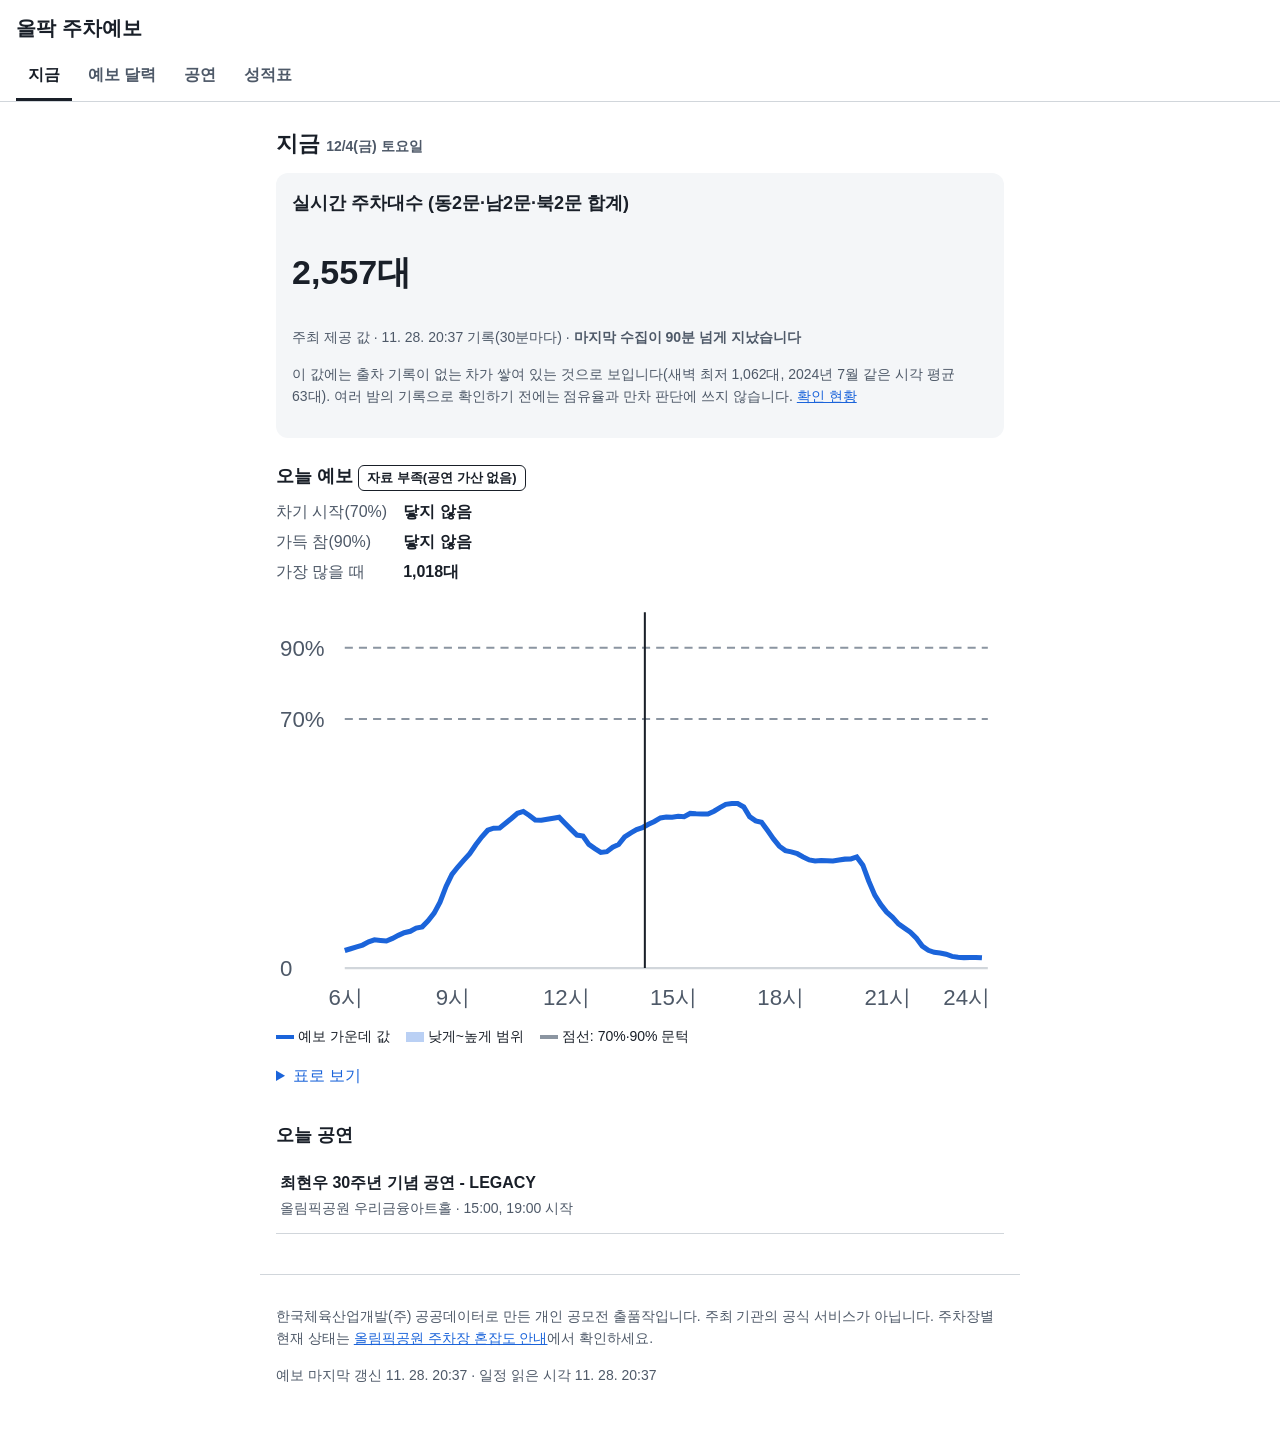
<file: index.html>
<!doctype html>
<html lang="ko">
<head>
<meta charset="utf-8">
<meta name="viewport" content="width=device-width, initial-scale=1">
<title>올팍 주차예보</title>
<meta name="description" content="올림픽공원 공연일 주차가 몇 시에 차고 공연 뒤 언제 출차가 몰리는지 알려 주는 예보와 성적표">
<link rel="icon" href="data:,">
<link rel="stylesheet" href="style.css">
</head>
<body>
<a class="skip" href="#main">본문으로 건너뛰기</a>
<header>
  <h1><a href="#now">올팍 주차예보</a></h1>
  <nav aria-label="화면">
    <a href="#now" data-tab="now">지금</a>
    <a href="#calendar" data-tab="calendar">예보 달력</a>
    <a href="#events" data-tab="events">공연</a>
    <a href="#score" data-tab="score">성적표</a>
  </nav>
</header>
<main id="main" tabindex="-1">
  <p class="loading">자료를 불러오는 중입니다.</p>
</main>
<footer>
  <p>한국체육산업개발(주) 공공데이터로 만든 개인 공모전 출품작입니다. 주최 기관의 공식 서비스가 아닙니다.
  주차장별 현재 상태는 <a href="https://www.ksponco.or.kr/olympicpark/parkingInfo?mid=a20111000000">올림픽공원 주차장 혼잡도 안내</a>에서 확인하세요.</p>
  <p id="updated"></p>
</footer>
<div id="demo-caption" role="status" aria-live="polite" hidden></div>
<script src="app.js"></script>
</body>
</html>
</file>
<file: style.css>
:root {
  --bg: #ffffff;
  --fg: #191f28;
  --muted: #4e5968; /* 흰 바탕 7.1:1, 카드 바탕 6.6:1 */
  --line: #d1d6db;
  --accent: #1b64da; /* 흰 바탕 5.4:1, 카드 바탕 5.0:1 */
  --card: #f4f6f8;
  --g-free-bg: #e3f4e8; --g-free-fg: #0b5a2a;
  --g-mid-bg: #fff3d1; --g-mid-fg: #5e4400;
  --g-busy-bg: #ffe0cc; --g-busy-fg: #7a3300;
  --g-full-bg: #fbd5d5; --g-full-fg: #7f0b0b;
}
* { box-sizing: border-box; }
html { -webkit-text-size-adjust: 100%; }
body { margin: 0; background: var(--bg); color: var(--fg); font: 16px/1.6 -apple-system, BlinkMacSystemFont, "Apple SD Gothic Neo", "Noto Sans KR", "Malgun Gothic", sans-serif; word-break: keep-all; }
a { color: var(--accent); }
:focus-visible { outline: 3px solid var(--accent); outline-offset: 2px; }
.skip { position: absolute; left: -9999px; }
.skip:focus { left: 16px; top: 8px; background: var(--bg); padding: 8px; z-index: 10; }
header { border-bottom: 1px solid var(--line); padding: 12px 16px 0; position: sticky; top: 0; background: var(--bg); z-index: 5; }
h1 { margin: 0 0 8px; font-size: 20px; }
h1 a { color: var(--fg); text-decoration: none; }
nav { display: flex; gap: 4px; overflow-x: auto; }
nav a { padding: 10px 12px; text-decoration: none; color: var(--muted); border-bottom: 3px solid transparent; white-space: nowrap; font-weight: 600; }
nav a[aria-current="page"] { color: var(--fg); border-bottom-color: var(--fg); }
main { max-width: 760px; margin: 0 auto; padding: 16px; }
main:focus { outline: none; }
h2 { font-size: 22px; margin: 8px 0 12px; }
h3 { font-size: 18px; margin: 24px 0 8px; }
.card { background: var(--card); border-radius: 12px; padding: 16px; margin: 12px 0; }
.big { font-size: 34px; font-weight: 700; line-height: 1.2; }
.muted { color: var(--muted); font-size: 14px; }
.label { display: inline-block; font-size: 13px; font-weight: 700; padding: 2px 8px; border-radius: 6px; border: 1px solid currentColor; }
.kv { display: grid; grid-template-columns: auto 1fr; gap: 4px 16px; margin: 8px 0; }
.kv dt { color: var(--muted); }
.kv dd { margin: 0; font-weight: 700; }
.advice { border: 2px solid var(--g-full-fg); color: var(--g-full-fg); background: var(--g-full-bg); border-radius: 12px; padding: 12px 16px; }
svg.chart { width: 100%; height: auto; display: block; }
.chart text { font-size: 11px; fill: var(--muted); }
.legend { display: flex; flex-wrap: wrap; gap: 8px 16px; font-size: 14px; margin: 8px 0; padding: 0; list-style: none; }
.sw { display: inline-block; width: 18px; height: 4px; vertical-align: middle; margin-right: 4px; }
.scroll { overflow-x: auto; max-width: 100%; }
table { border-collapse: collapse; font-size: 14px; }
th, td { padding: 6px 8px; border-bottom: 1px solid var(--line); text-align: left; vertical-align: top; }
table.grid th, table.grid td { padding: 0; text-align: center; border: 1px solid #fff; }
table.grid td { width: 26px; height: 32px; font-weight: 700; font-size: 13px; }
table.grid th[scope="row"] { text-align: left; padding: 2px 6px; white-space: nowrap; font-weight: 600; background: var(--bg); position: sticky; left: 0; }
table.grid thead th { font-weight: 600; font-size: 12px; color: var(--muted); }
.g-free { background: var(--g-free-bg); color: var(--g-free-fg); }
.g-mid { background: var(--g-mid-bg); color: var(--g-mid-fg); }
.g-busy { background: var(--g-busy-bg); color: var(--g-busy-fg); }
.g-full { background: var(--g-full-bg); color: var(--g-full-fg); }
ul.events { list-style: none; padding: 0; margin: 0; }
ul.events li { border-bottom: 1px solid var(--line); }
ul.events a { display: block; padding: 12px 4px; text-decoration: none; color: var(--fg); }
ul.events a:hover strong { text-decoration: underline; }
button { font: inherit; padding: 10px 16px; border-radius: 8px; border: 1px solid var(--fg); background: var(--bg); color: var(--fg); cursor: pointer; min-height: 44px; }
details summary { cursor: pointer; color: var(--accent); padding: 8px 0; }
footer { max-width: 760px; margin: 24px auto; padding: 16px; color: var(--muted); font-size: 14px; border-top: 1px solid var(--line); }
#demo-caption { position: fixed; left: 12px; right: 12px; bottom: 12px; background: #191f28; color: #fff; padding: 12px 16px; border-radius: 12px; font-size: 16px; z-index: 20; }
@media (prefers-reduced-motion: reduce) { * { scroll-behavior: auto !important; } }
</file>
